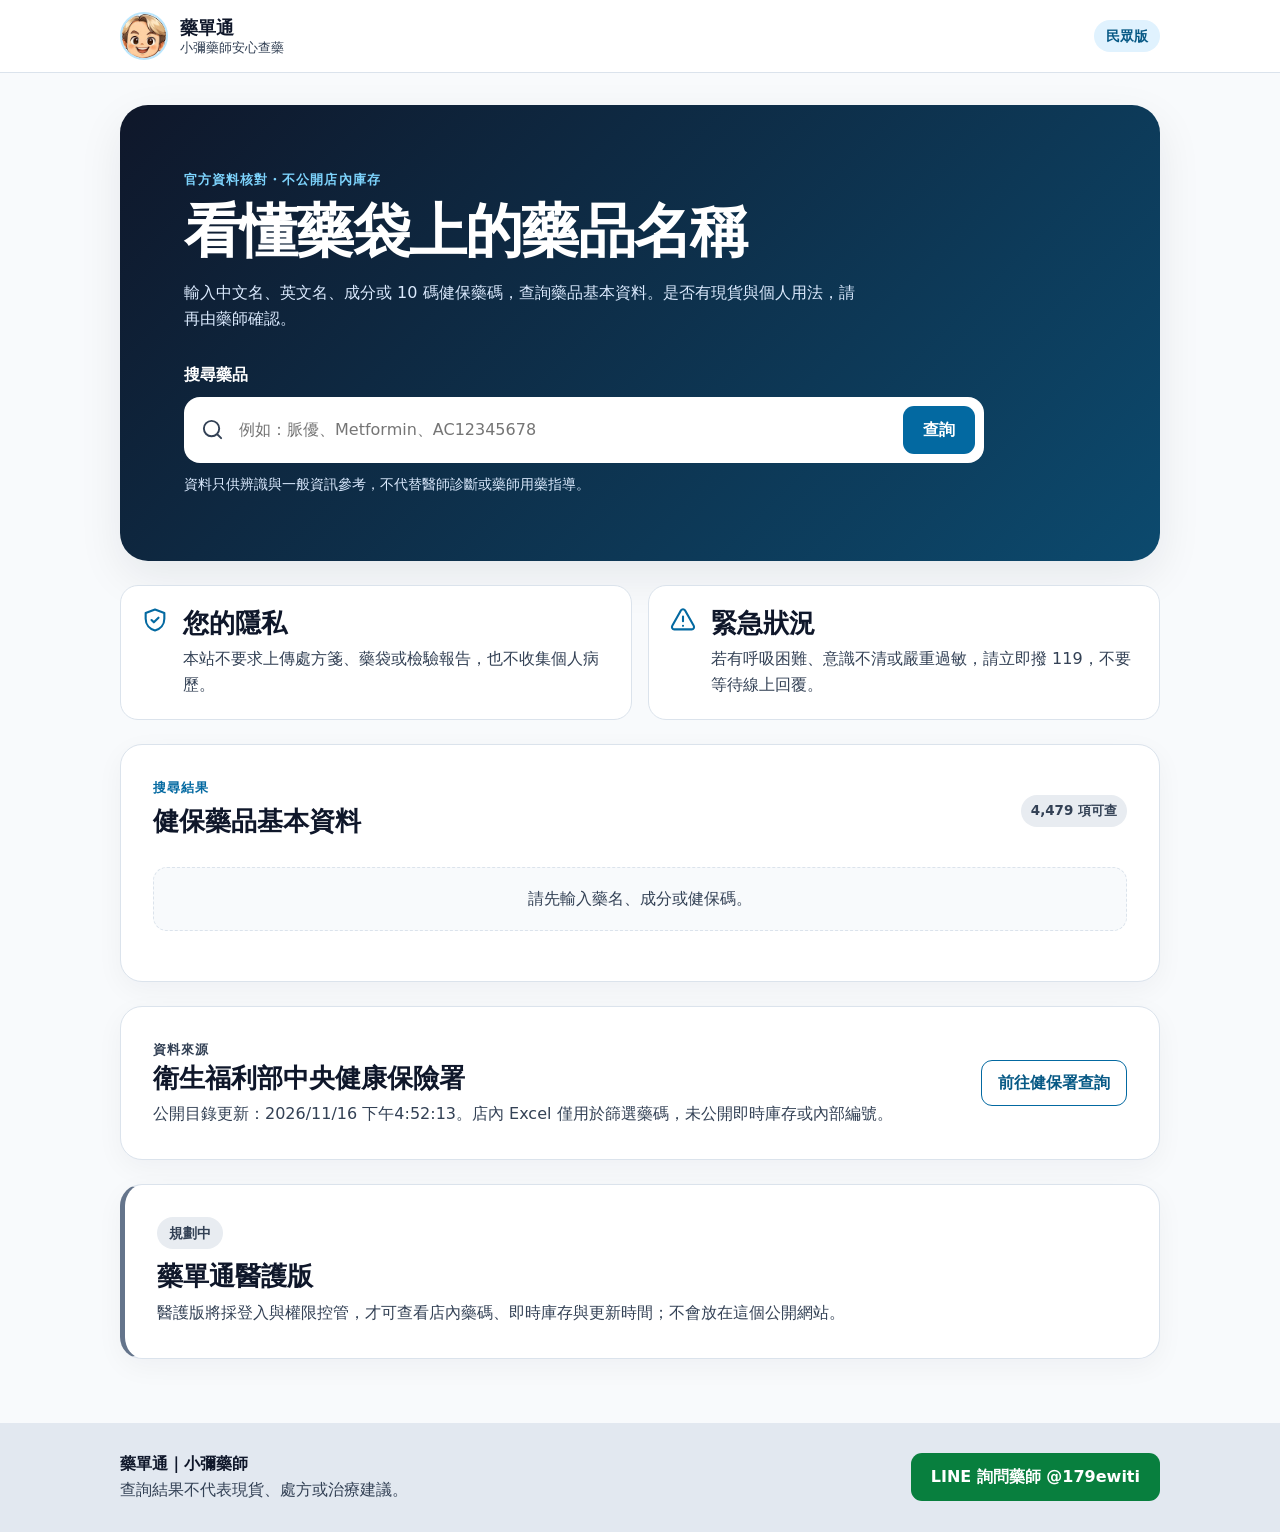
<file: index.html>
<!doctype html>
<html lang="zh-Hant-TW">
<head>
  <meta charset="utf-8">
  <meta name="viewport" content="width=device-width, initial-scale=1">
  <meta name="description" content="藥單通提供健保藥品名稱、成分、劑型與製造廠等公開資料查詢。">
  <meta name="referrer" content="no-referrer">
  <title>藥單通｜小彌藥師安心查藥</title>
  <link rel="stylesheet" href="styles.css">
  <script src="app.js" defer></script>
</head>
<body>
  <a class="skip-link" href="#main">跳到主要內容</a>
  <header class="site-header">
    <div class="header-inner">
      <a class="brand" href="./" aria-label="藥單通首頁">
        <img src="channels4_profile.jpg" alt="小彌藥師" width="48" height="48">
        <span><strong>藥單通</strong><small>小彌藥師安心查藥</small></span>
      </a>
      <span class="edition-badge">民眾版</span>
    </div>
  </header>

  <main id="main" class="page-shell">
    <section class="hero" aria-labelledby="hero-title">
      <div class="hero-copy">
        <p class="eyebrow">官方資料核對・不公開店內庫存</p>
        <h1 id="hero-title">看懂藥袋上的藥品名稱</h1>
        <p>輸入中文名、英文名、成分或 10 碼健保藥碼，查詢藥品基本資料。是否有現貨與個人用法，請再由藥師確認。</p>
      </div>
      <form id="search-form" class="search-panel" role="search">
        <label for="search-input">搜尋藥品</label>
        <div class="search-row">
          <svg aria-hidden="true" viewBox="0 0 24 24"><path d="m21 21-4.35-4.35m2.35-5.65a8 8 0 1 1-16 0 8 8 0 0 1 16 0Z"/></svg>
          <input id="search-input" name="q" type="search" autocomplete="off" enterkeyhint="search" placeholder="例如：脈優、Metformin、AC12345678">
          <button type="submit">查詢</button>
        </div>
        <p class="search-help">資料只供辨識與一般資訊參考，不代替醫師診斷或藥師用藥指導。</p>
      </form>
    </section>

    <section class="safety-grid" aria-label="使用提醒">
      <article>
        <svg aria-hidden="true" viewBox="0 0 24 24"><path d="M12 3 4 6v5c0 5 3.4 8.7 8 10 4.6-1.3 8-5 8-10V6l-8-3Z"/><path d="m9 12 2 2 4-4"/></svg>
        <div><h2>您的隱私</h2><p>本站不要求上傳處方箋、藥袋或檢驗報告，也不收集個人病歷。</p></div>
      </article>
      <article>
        <svg aria-hidden="true" viewBox="0 0 24 24"><path d="M12 9v4m0 4h.01M10.3 3.7 2.8 17a2 2 0 0 0 1.7 3h15a2 2 0 0 0 1.7-3L13.7 3.7a2 2 0 0 0-3.4 0Z"/></svg>
        <div><h2>緊急狀況</h2><p>若有呼吸困難、意識不清或嚴重過敏，請立即撥 119，不要等待線上回覆。</p></div>
      </article>
    </section>

    <section class="results-section" aria-labelledby="results-title">
      <div class="section-heading">
        <div><p class="eyebrow">搜尋結果</p><h2 id="results-title">健保藥品基本資料</h2></div>
        <span id="catalog-status" class="status-pill">資料載入中</span>
      </div>
      <div id="message" class="message" role="status" aria-live="polite">請先輸入藥名、成分或健保碼。</div>
      <div id="results" class="result-list" aria-live="polite"></div>
      <button id="show-more" class="secondary-button" type="button" hidden>顯示更多結果</button>
    </section>

    <section class="source-card" aria-labelledby="source-title">
      <div>
        <p class="eyebrow">資料來源</p>
        <h2 id="source-title">衛生福利部中央健康保險署</h2>
        <p id="source-meta">正在讀取資料更新時間。</p>
      </div>
      <a href="https://info.nhi.gov.tw/INAE3000" target="_blank" rel="noopener noreferrer">前往健保署查詢</a>
    </section>

    <section class="medical-card" aria-labelledby="medical-title">
      <div>
        <span class="edition-badge muted">規劃中</span>
        <h2 id="medical-title">藥單通醫護版</h2>
        <p>醫護版將採登入與權限控管，才可查看店內藥碼、即時庫存與更新時間；不會放在這個公開網站。</p>
      </div>
    </section>
  </main>

  <footer>
    <div><strong>藥單通｜小彌藥師</strong><p>查詢結果不代表現貨、處方或治療建議。</p></div>
    <a class="line-button" href="https://line.me/R/ti/p/%40179ewiti" target="_blank" rel="noopener noreferrer">LINE 詢問藥師 @179ewiti</a>
  </footer>
</body>
</html>
</file>
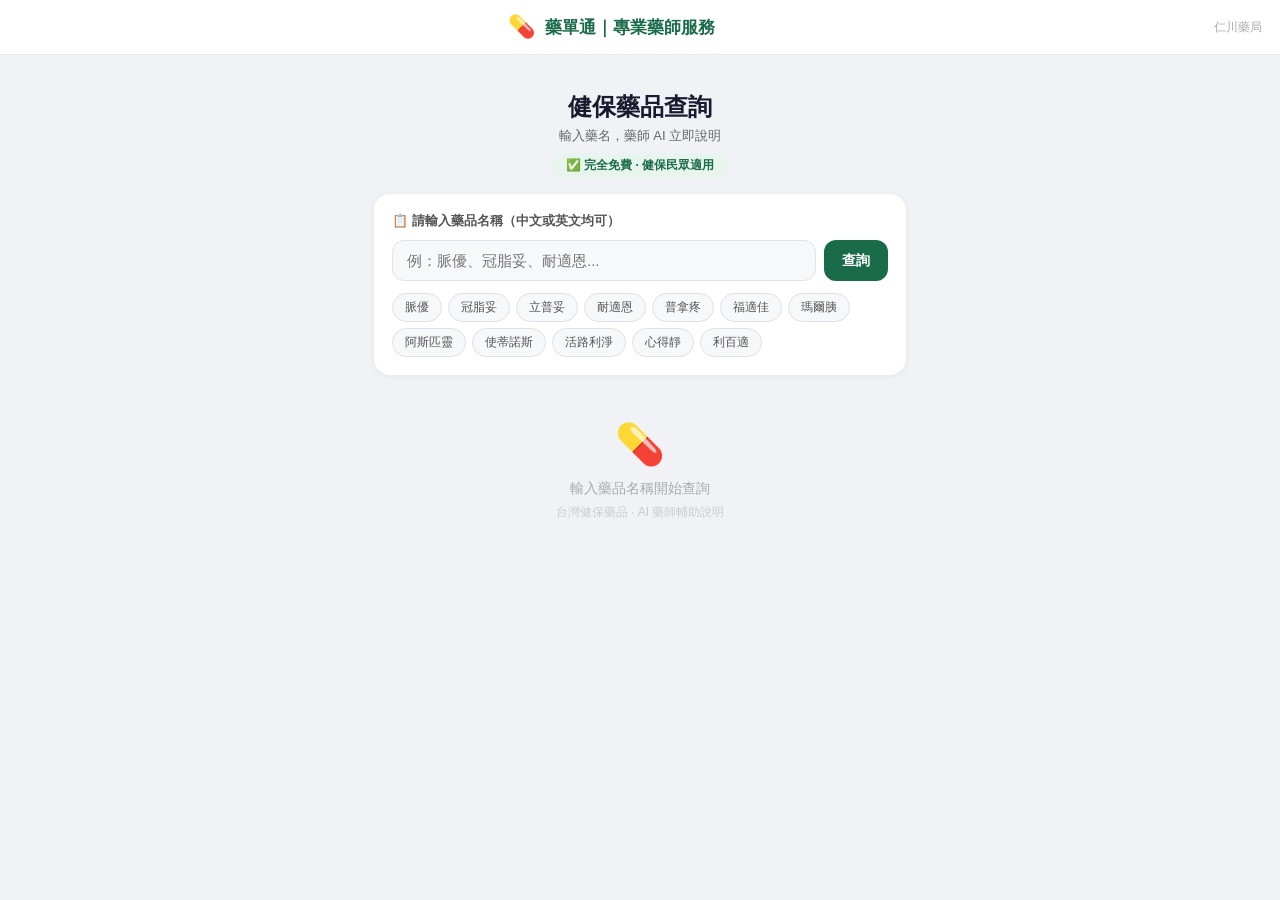
<file: index (1).html>
<!DOCTYPE html>
<html lang="zh-TW">
<head>
<meta charset="UTF-8">
<meta name="viewport" content="width=device-width, initial-scale=1.0">
<title>藥單通｜仁川藥局專業藥師服務</title>
<style>
*{box-sizing:border-box;margin:0;padding:0;}
body{font-family:-apple-system,BlinkMacSystemFont,"Noto Sans TC","Microsoft JhengHei",sans-serif;background:#f0f2f5;color:#1a1a2e;min-height:100vh;}
header{background:#fff;padding:14px 18px;display:flex;align-items:center;gap:10px;border-bottom:1px solid #e8eaed;position:sticky;top:0;z-index:10;}
header h1{font-size:17px;font-weight:700;color:#1a6b4a;}
header span{font-size:12px;color:#aaa;margin-left:auto;}
.container{max-width:560px;margin:0 auto;padding:16px 14px 80px;}
.hero{text-align:center;padding:20px 0 16px;}
.hero h2{font-size:24px;font-weight:700;margin-bottom:4px;}
.hero p{font-size:13px;color:#666;}
.badge{display:inline-block;background:#e8f5ee;color:#1a6b4a;font-size:12px;padding:4px 14px;border-radius:20px;margin-top:8px;font-weight:600;}
.search-card{background:#fff;border-radius:16px;padding:18px;margin-bottom:14px;box-shadow:0 1px 6px rgba(0,0,0,0.06);}
.search-card label{font-size:13px;color:#555;display:block;margin-bottom:10px;font-weight:600;}
.search-row{display:flex;gap:8px;}
.search-row input{flex:1;font-size:15px;padding:11px 14px;border:1.5px solid #e0e3e8;border-radius:12px;background:#f7f8fa;color:#1a1a2e;outline:none;}
.search-row input:focus{border-color:#1a6b4a;background:#fff;}
.search-row button{padding:11px 18px;background:#1a6b4a;color:#fff;border:none;border-radius:12px;font-size:14px;cursor:pointer;font-weight:700;white-space:nowrap;}
.quick-tags{display:flex;flex-wrap:wrap;gap:6px;margin-top:12px;}
.tag{font-size:12px;padding:5px 12px;border:1px solid #dde1e7;border-radius:20px;cursor:pointer;color:#555;background:#f7f8fa;}
.tag:hover{border-color:#1a6b4a;color:#1a6b4a;background:#e8f5ee;}
.drug-hero{background:linear-gradient(135deg,#1e7fe0,#1558a8);border-radius:16px;padding:22px 18px 18px;margin-bottom:12px;color:#fff;}
.drug-hero .pill-icon{font-size:36px;margin-bottom:10px;display:block;}
.drug-hero h3{font-size:24px;font-weight:800;line-height:1.3;margin-bottom:4px;}
.drug-hero .en{font-size:13px;opacity:0.85;}
.section-card{background:#fff;border-radius:16px;padding:18px;margin-bottom:12px;box-shadow:0 1px 6px rgba(0,0,0,0.05);}
.section-label{font-size:13px;font-weight:700;color:#1a6b4a;margin-bottom:10px;}
.section-content{font-size:15px;color:#222;line-height:1.8;}
.dose-box{background:#e8f5ee;border-radius:12px;padding:14px 16px;display:flex;align-items:center;gap:12px;margin-top:8px;}
.dose-box .text{font-size:16px;font-weight:700;color:#1a6b4a;}
.red-header{background:#c0392b;border-radius:16px 16px 0 0;padding:14px 18px;}
.red-header span{font-size:16px;font-weight:700;color:#fff;}
.red-body{background:#fff;border-radius:0 0 16px 16px;padding:16px 18px;margin-bottom:12px;box-shadow:0 1px 6px rgba(0,0,0,0.05);}
.red-item{display:flex;align-items:flex-start;gap:10px;padding:10px 0;border-bottom:1px solid #f0f1f3;font-size:14px;line-height:1.6;color:#333;}
.red-item:last-child{border-bottom:none;}
.emergency-header{background:#8b0000;border-radius:16px 16px 0 0;padding:14px 18px;}
.emergency-header span{font-size:16px;font-weight:700;color:#fff;}
.emergency-body{background:#fff4f4;border-radius:0 0 16px 16px;padding:16px 18px;margin-bottom:12px;}
.emergency-item{display:flex;align-items:flex-start;gap:10px;padding:10px 0;border-bottom:1px solid #fdd;font-size:14px;line-height:1.6;color:#7a0000;}
.emergency-item:last-child{border-bottom:none;}
.orange-header{background:#e67e22;border-radius:16px 16px 0 0;padding:14px 18px;}
.orange-header span{font-size:16px;font-weight:700;color:#fff;}
.orange-body{background:#fff;border-radius:0 0 16px 16px;padding:16px 18px;margin-bottom:12px;}
.side-item{display:flex;align-items:flex-start;gap:8px;padding:6px 0;font-size:14px;line-height:1.6;color:#444;}
.tips-card{background:#dbeeff;border-radius:16px;padding:18px;margin-bottom:12px;}
.tips-title{font-size:15px;font-weight:700;color:#0d47a1;margin-bottom:12px;}
.tip-item{display:flex;align-items:flex-start;gap:10px;padding:6px 0;font-size:14px;line-height:1.6;color:#1a2a4a;}
.supp-card{background:linear-gradient(135deg,#2c2060,#1a1040);border-radius:16px;padding:18px;margin-bottom:12px;}
.supp-title{display:flex;align-items:center;gap:10px;margin-bottom:4px;}
.supp-title span{font-size:16px;font-weight:700;color:#fff;}
.supp-sub{font-size:12px;color:#aaa;margin-bottom:14px;}
.supp-item{background:rgba(255,255,255,0.08);border-radius:12px;padding:14px;margin-bottom:10px;display:flex;align-items:center;gap:12px;}
.supp-item .s-icon{font-size:28px;}
.supp-item .s-info{flex:1;}
.supp-item .s-name{font-size:15px;font-weight:700;color:#fff;display:flex;align-items:center;gap:8px;}
.supp-item .s-desc{font-size:12px;color:#aaa;margin-top:3px;}
.discount-badge{background:#e67e22;color:#fff;font-size:11px;padding:2px 8px;border-radius:10px;font-weight:700;}
.line-btn{background:#06c755;border:none;border-radius:12px;padding:14px;width:100%;font-size:15px;font-weight:700;color:#fff;cursor:pointer;display:flex;align-items:center;justify-content:center;gap:8px;margin-top:4px;}
.contact-card{background:#0d47a1;border-radius:16px;padding:20px 18px;margin-bottom:12px;text-align:center;}
.contact-card p{font-size:13px;color:#90caf9;margin-bottom:6px;}
.contact-card .line-id{font-size:20px;font-weight:800;color:#fff;}
.line-big-btn{background:#06c755;border:none;border-radius:14px;padding:16px;width:100%;font-size:16px;font-weight:700;color:#fff;cursor:pointer;display:flex;align-items:center;justify-content:center;gap:10px;margin-top:14px;}
.again-btn{background:#fff;border:2px solid #e0e3e8;border-radius:14px;padding:16px;width:100%;font-size:15px;font-weight:600;color:#555;cursor:pointer;display:flex;align-items:center;justify-content:center;gap:8px;margin-bottom:12px;}
.empty-state{text-align:center;padding:32px 0;color:#aaa;font-size:14px;}
.empty-state .icon{font-size:40px;display:block;margin-bottom:12px;}
.loading{text-align:center;padding:28px 0;color:#888;font-size:14px;}
@media(max-width:480px){.search-row{flex-direction:column;}.drug-hero h3{font-size:20px;}}
</style>
</head>
<body>
<header>
  <span style="font-size:22px;">💊</span>
  <h1>藥單通｜專業藥師服務</h1>
  <span>仁川藥局</span>
</header>
<div class="container">
  <div class="hero">
    <h2>健保藥品查詢</h2>
    <p>輸入藥名，藥師 AI 立即說明</p>
    <span class="badge">✅ 完全免費 · 健保民眾適用</span>
  </div>
  <div class="search-card">
    <label>📋 請輸入藥品名稱（中文或英文均可）</label>
    <div class="search-row">
      <input type="text" id="drugInput" placeholder="例：脈優、冠脂妥、耐適恩..." />
      <button onclick="searchDrug()">查詢</button>
    </div>
    <div class="quick-tags">
      <span class="tag" onclick="qs('脈優')">脈優</span>
      <span class="tag" onclick="qs('冠脂妥')">冠脂妥</span>
      <span class="tag" onclick="qs('立普妥')">立普妥</span>
      <span class="tag" onclick="qs('耐適恩')">耐適恩</span>
      <span class="tag" onclick="qs('普拿疼')">普拿疼</span>
      <span class="tag" onclick="qs('福適佳')">福適佳</span>
      <span class="tag" onclick="qs('瑪爾胰')">瑪爾胰</span>
      <span class="tag" onclick="qs('阿斯匹靈')">阿斯匹靈</span>
      <span class="tag" onclick="qs('使蒂諾斯')">使蒂諾斯</span>
      <span class="tag" onclick="qs('活路利淨')">活路利淨</span>
      <span class="tag" onclick="qs('心得靜')">心得靜</span>
      <span class="tag" onclick="qs('利百適')">利百適</span>
    </div>
  </div>
  <div id="resultBox">
    <div class="empty-state">
      <span class="icon">💊</span>
      輸入藥品名稱開始查詢<br>
      <span style="font-size:12px;color:#ccc;margin-top:6px;display:block;">台灣健保藥品 · AI 藥師輔助說明</span>
    </div>
  </div>
</div>

<script>
const GEMINI_KEY = 'AIzaSyAQ.Ab8RN6IsOxEsPyL-szyYe5qE4Ndd6Tcz1qq9j3iEYUoE7KTItQ';

function qs(name){document.getElementById('drugInput').value=name;searchDrug();}

async function searchDrug(){
  const name=document.getElementById('drugInput').value.trim();
  if(!name)return;
  const box=document.getElementById('resultBox');
  box.innerHTML=`<div class="loading">⏳ 正在查詢「${name}」的藥品資訊...</div>`;
  try{
    const prompt=`你是台灣仁川藥局的專業藥師AI助理，提供健保藥品資訊給一般民眾，使用繁體中文，語氣親切易懂。
只回傳JSON，不加任何markdown符號或說明文字：
{"found":true,"name":"藥品中文名（品牌名）","englishName":"英文名 / 學名","icon":"一個最代表此藥的emoji","category":"藥品分類","what":"這是什麼藥？2-3句給一般民眾看","when":"什麼時候吃（飯前/飯後/睡前等）","dose":"每天幾次，每次幾顆","warnings":["注意事項1","注意事項2","注意事項3"],"emergency":["要馬上看醫生的症狀1","症狀2","症狀3"],"sideEffects":["副作用1","副作用2","副作用3"],"tips":["藥師小叮嚀1","小叮嚀2","小叮嚀3"],"interactions":["交互作用1","交互作用2"],"supplements":[{"icon":"💊","name":"保健品名稱","reason":"為什麼這個藥的病人需要此保健品1句"},{"icon":"🐟","name":"另一個保健品","reason":"理由"}]}
找不到時：{"found":false}
請提供「${name}」的完整藥品資訊`;

    const res=await fetch(`https://generativelanguage.googleapis.com/v1beta/models/gemini-2.0-flash:generateContent?key=${GEMINI_KEY}`,{
      method:'POST',
      headers:{'Content-Type':'application/json'},
      body:JSON.stringify({contents:[{parts:[{text:prompt}]}]})
    });
    const data=await res.json();
    const text=data.candidates[0].content.parts[0].text;
    const clean=text.replace(/```json|```/g,'').trim();
    const d=JSON.parse(clean);
    if(!d.found){
      box.innerHTML=`<div class="empty-state"><span class="icon">🔍</span>找不到「${name}」<br><span style="font-size:12px;color:#ccc;">請確認藥品名稱，或直接聯繫仁川藥局藥師</span></div>`;
      return;
    }
    renderResult(d);
  }catch(e){
    box.innerHTML=`<div class="empty-state"><span class="icon">📡</span>查詢失敗，請稍後再試<br><span style="font-size:12px;color:#ccc;">${e.message}</span></div>`;
  }
}

function renderResult(d){
  const warnings=(d.warnings||[]).map(w=>`<div class="red-item">⚠️ &nbsp;${w}</div>`).join('');
  const emergency=(d.emergency||[]).map(e=>`<div class="emergency-item">🚨 &nbsp;${e}</div>`).join('');
  const sides=(d.sideEffects||[]).map(s=>`<div class="side-item">🔸 ${s}</div>`).join('');
  const tips=(d.tips||[]).map(t=>`<div class="tip-item">💡 &nbsp;${t}</div>`).join('');
  const interactions=(d.interactions||[]).map(i=>`<div class="red-item">🚫 &nbsp;${i}</div>`).join('');
  const supps=(d.supplements||[]).map(s=>`<div class="supp-item"><span class="s-icon">${s.icon}</span><div class="s-info"><div class="s-name">${s.name} <span class="discount-badge">首次75折</span></div><div class="s-desc">${s.reason}</div></div></div>`).join('');

  document.getElementById('resultBox').innerHTML=`
    <div class="drug-hero">
      <span class="pill-icon">${d.icon||'💊'}</span>
      <h3>${d.name}</h3>
      <div class="en">${d.englishName||''}</div>
    </div>
    <div class="section-card">
      <div class="section-label">這是什麼藥？</div>
      <div class="section-content">${d.what||''}</div>
      <div class="dose-box" style="margin-top:14px;"><span style="font-size:22px;">⏰</span><span class="text">${d.when||''}</span></div>
      <div style="font-size:18px;font-weight:800;color:#1a6b4a;margin-top:12px;">${d.dose||''}</div>
    </div>
    ${warnings?`<div><div class="red-header"><span>🚫 重要注意事項</span></div><div class="red-body">${warnings}</div></div>`:''}
    ${emergency?`<div><div class="emergency-header"><span>🚨 出現這些要馬上看醫生！</span></div><div class="emergency-body">${emergency}</div></div>`:''}
    ${sides?`<div><div class="orange-header"><span>⚡ 可能的副作用</span></div><div class="orange-body">${sides}</div></div>`:''}
    ${interactions?`<div><div class="red-header"><span>💊 注意交互作用</span></div><div class="red-body">${interactions}</div></div>`:''}
    ${tips?`<div class="tips-card"><div class="tips-title">💙 藥師小叮嚀</div>${tips}</div>`:''}
    ${supps?`<div class="supp-card"><div class="supp-title"><span>🌿</span><span>藥師推薦保健品</span></div><div class="supp-sub">根據您的用藥，藥師建議搭配以下保健品</div>${supps}<button class="line-btn" onclick="openLine()">💬 聯繫藥師了解詳情</button></div>`:''}
    <div class="contact-card">
      <p>有任何問題歡迎詢問專業藥師</p>
      <div class="line-id">💬 仁川藥局 @179ewiti</div>
      <button class="line-big-btn" onclick="openLine()">立即聯繫藥師</button>
    </div>
    <button class="again-btn" onclick="resetSearch()">📷 再查詢另一個藥品</button>`;
}

function openLine(){window.open('https://line.me/ti/p/@179ewiti','_blank');}
function resetSearch(){
  document.getElementById('drugInput').value='';
  document.getElementById('resultBox').innerHTML=`<div class="empty-state"><span class="icon">💊</span>輸入藥品名稱開始查詢</div>`;
  document.getElementById('drugInput').focus();
}
document.getElementById('drugInput').addEventListener('keydown',e=>{if(e.key==='Enter')searchDrug();});
</script>
</body>
</html>
</file>
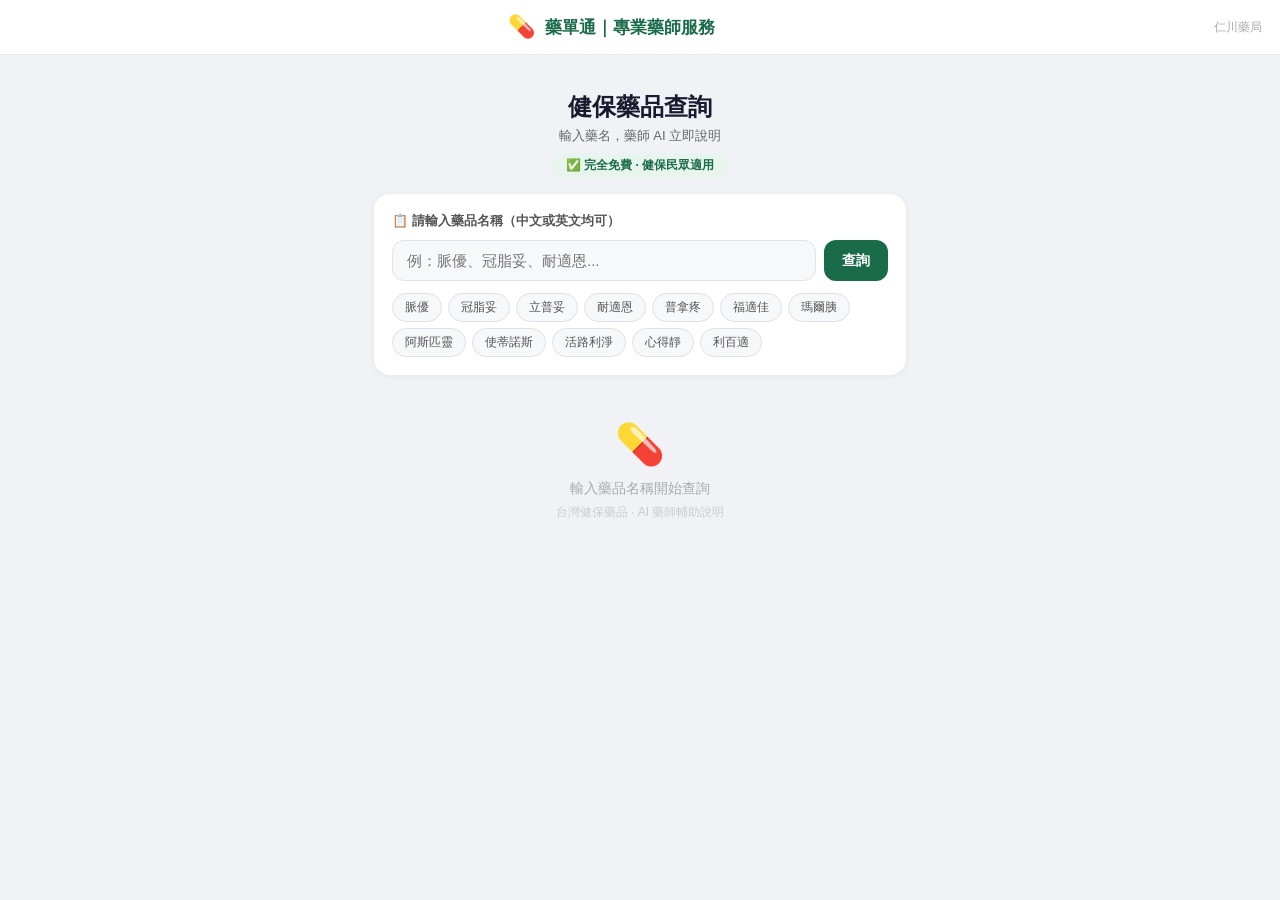
<file: index (2).html>
<!DOCTYPE html>
<html lang="zh-TW">
<head>
<meta charset="UTF-8">
<meta name="viewport" content="width=device-width, initial-scale=1.0">
<title>藥單通｜仁川藥局專業藥師服務</title>
<style>
*{box-sizing:border-box;margin:0;padding:0;}
body{font-family:-apple-system,BlinkMacSystemFont,"Noto Sans TC","Microsoft JhengHei",sans-serif;background:#f0f2f5;color:#1a1a2e;min-height:100vh;}
header{background:#fff;padding:14px 18px;display:flex;align-items:center;gap:10px;border-bottom:1px solid #e8eaed;position:sticky;top:0;z-index:10;}
header h1{font-size:17px;font-weight:700;color:#1a6b4a;}
header span{font-size:12px;color:#aaa;margin-left:auto;}
.container{max-width:560px;margin:0 auto;padding:16px 14px 80px;}
.hero{text-align:center;padding:20px 0 16px;}
.hero h2{font-size:24px;font-weight:700;margin-bottom:4px;}
.hero p{font-size:13px;color:#666;}
.badge{display:inline-block;background:#e8f5ee;color:#1a6b4a;font-size:12px;padding:4px 14px;border-radius:20px;margin-top:8px;font-weight:600;}
.search-card{background:#fff;border-radius:16px;padding:18px;margin-bottom:14px;box-shadow:0 1px 6px rgba(0,0,0,0.06);}
.search-card label{font-size:13px;color:#555;display:block;margin-bottom:10px;font-weight:600;}
.search-row{display:flex;gap:8px;}
.search-row input{flex:1;font-size:15px;padding:11px 14px;border:1.5px solid #e0e3e8;border-radius:12px;background:#f7f8fa;color:#1a1a2e;outline:none;}
.search-row input:focus{border-color:#1a6b4a;background:#fff;}
.search-row button{padding:11px 18px;background:#1a6b4a;color:#fff;border:none;border-radius:12px;font-size:14px;cursor:pointer;font-weight:700;white-space:nowrap;}
.quick-tags{display:flex;flex-wrap:wrap;gap:6px;margin-top:12px;}
.tag{font-size:12px;padding:5px 12px;border:1px solid #dde1e7;border-radius:20px;cursor:pointer;color:#555;background:#f7f8fa;}
.tag:hover{border-color:#1a6b4a;color:#1a6b4a;background:#e8f5ee;}
.drug-hero{background:linear-gradient(135deg,#1e7fe0,#1558a8);border-radius:16px;padding:22px 18px 18px;margin-bottom:12px;color:#fff;}
.drug-hero .pill-icon{font-size:36px;margin-bottom:10px;display:block;}
.drug-hero h3{font-size:24px;font-weight:800;line-height:1.3;margin-bottom:4px;}
.drug-hero .en{font-size:13px;opacity:0.85;}
.section-card{background:#fff;border-radius:16px;padding:18px;margin-bottom:12px;box-shadow:0 1px 6px rgba(0,0,0,0.05);}
.section-label{font-size:13px;font-weight:700;color:#1a6b4a;margin-bottom:10px;}
.section-content{font-size:15px;color:#222;line-height:1.8;}
.dose-box{background:#e8f5ee;border-radius:12px;padding:14px 16px;display:flex;align-items:center;gap:12px;margin-top:8px;}
.dose-box .text{font-size:16px;font-weight:700;color:#1a6b4a;}
.red-header{background:#c0392b;border-radius:16px 16px 0 0;padding:14px 18px;}
.red-header span{font-size:16px;font-weight:700;color:#fff;}
.red-body{background:#fff;border-radius:0 0 16px 16px;padding:16px 18px;margin-bottom:12px;box-shadow:0 1px 6px rgba(0,0,0,0.05);}
.red-item{display:flex;align-items:flex-start;gap:10px;padding:10px 0;border-bottom:1px solid #f0f1f3;font-size:14px;line-height:1.6;color:#333;}
.red-item:last-child{border-bottom:none;}
.emergency-header{background:#8b0000;border-radius:16px 16px 0 0;padding:14px 18px;}
.emergency-header span{font-size:16px;font-weight:700;color:#fff;}
.emergency-body{background:#fff4f4;border-radius:0 0 16px 16px;padding:16px 18px;margin-bottom:12px;}
.emergency-item{display:flex;align-items:flex-start;gap:10px;padding:10px 0;border-bottom:1px solid #fdd;font-size:14px;line-height:1.6;color:#7a0000;}
.emergency-item:last-child{border-bottom:none;}
.orange-header{background:#e67e22;border-radius:16px 16px 0 0;padding:14px 18px;}
.orange-header span{font-size:16px;font-weight:700;color:#fff;}
.orange-body{background:#fff;border-radius:0 0 16px 16px;padding:16px 18px;margin-bottom:12px;}
.side-item{display:flex;align-items:flex-start;gap:8px;padding:6px 0;font-size:14px;line-height:1.6;color:#444;}
.tips-card{background:#dbeeff;border-radius:16px;padding:18px;margin-bottom:12px;}
.tips-title{font-size:15px;font-weight:700;color:#0d47a1;margin-bottom:12px;}
.tip-item{display:flex;align-items:flex-start;gap:10px;padding:6px 0;font-size:14px;line-height:1.6;color:#1a2a4a;}
.supp-card{background:linear-gradient(135deg,#2c2060,#1a1040);border-radius:16px;padding:18px;margin-bottom:12px;}
.supp-title{display:flex;align-items:center;gap:10px;margin-bottom:4px;}
.supp-title span{font-size:16px;font-weight:700;color:#fff;}
.supp-sub{font-size:12px;color:#aaa;margin-bottom:14px;}
.supp-item{background:rgba(255,255,255,0.08);border-radius:12px;padding:14px;margin-bottom:10px;display:flex;align-items:center;gap:12px;}
.supp-item .s-icon{font-size:28px;}
.supp-item .s-info{flex:1;}
.supp-item .s-name{font-size:15px;font-weight:700;color:#fff;display:flex;align-items:center;gap:8px;}
.supp-item .s-desc{font-size:12px;color:#aaa;margin-top:3px;}
.discount-badge{background:#e67e22;color:#fff;font-size:11px;padding:2px 8px;border-radius:10px;font-weight:700;}
.line-btn{background:#06c755;border:none;border-radius:12px;padding:14px;width:100%;font-size:15px;font-weight:700;color:#fff;cursor:pointer;display:flex;align-items:center;justify-content:center;gap:8px;margin-top:4px;}
.contact-card{background:#0d47a1;border-radius:16px;padding:20px 18px;margin-bottom:12px;text-align:center;}
.contact-card p{font-size:13px;color:#90caf9;margin-bottom:6px;}
.contact-card .line-id{font-size:20px;font-weight:800;color:#fff;}
.line-big-btn{background:#06c755;border:none;border-radius:14px;padding:16px;width:100%;font-size:16px;font-weight:700;color:#fff;cursor:pointer;display:flex;align-items:center;justify-content:center;gap:10px;margin-top:14px;}
.again-btn{background:#fff;border:2px solid #e0e3e8;border-radius:14px;padding:16px;width:100%;font-size:15px;font-weight:600;color:#555;cursor:pointer;display:flex;align-items:center;justify-content:center;gap:8px;margin-bottom:12px;}
.empty-state{text-align:center;padding:32px 0;color:#aaa;font-size:14px;}
.empty-state .icon{font-size:40px;display:block;margin-bottom:12px;}
.loading{text-align:center;padding:28px 0;color:#888;font-size:14px;}
@media(max-width:480px){.search-row{flex-direction:column;}.drug-hero h3{font-size:20px;}}
</style>
</head>
<body>
<header>
  <span style="font-size:22px;">💊</span>
  <h1>藥單通｜專業藥師服務</h1>
  <span>仁川藥局</span>
</header>
<div class="container">
  <div class="hero">
    <h2>健保藥品查詢</h2>
    <p>輸入藥名，藥師 AI 立即說明</p>
    <span class="badge">✅ 完全免費 · 健保民眾適用</span>
  </div>
  <div class="search-card">
    <label>📋 請輸入藥品名稱（中文或英文均可）</label>
    <div class="search-row">
      <input type="text" id="drugInput" placeholder="例：脈優、冠脂妥、耐適恩..." />
      <button onclick="searchDrug()">查詢</button>
    </div>
    <div class="quick-tags">
      <span class="tag" onclick="qs('脈優')">脈優</span>
      <span class="tag" onclick="qs('冠脂妥')">冠脂妥</span>
      <span class="tag" onclick="qs('立普妥')">立普妥</span>
      <span class="tag" onclick="qs('耐適恩')">耐適恩</span>
      <span class="tag" onclick="qs('普拿疼')">普拿疼</span>
      <span class="tag" onclick="qs('福適佳')">福適佳</span>
      <span class="tag" onclick="qs('瑪爾胰')">瑪爾胰</span>
      <span class="tag" onclick="qs('阿斯匹靈')">阿斯匹靈</span>
      <span class="tag" onclick="qs('使蒂諾斯')">使蒂諾斯</span>
      <span class="tag" onclick="qs('活路利淨')">活路利淨</span>
      <span class="tag" onclick="qs('心得靜')">心得靜</span>
      <span class="tag" onclick="qs('利百適')">利百適</span>
    </div>
  </div>
  <div id="resultBox">
    <div class="empty-state">
      <span class="icon">💊</span>
      輸入藥品名稱開始查詢<br>
      <span style="font-size:12px;color:#ccc;margin-top:6px;display:block;">台灣健保藥品 · AI 藥師輔助說明</span>
    </div>
  </div>
</div>

<script>
const GEMINI_KEY = 'AQ.Ab8RN6JDROc-95K33ReTkJGGiyWEyemm-dNJluqXEvlcZ-6p1w';

function qs(name){document.getElementById('drugInput').value=name;searchDrug();}

async function searchDrug(){
  const name=document.getElementById('drugInput').value.trim();
  if(!name)return;
  const box=document.getElementById('resultBox');
  box.innerHTML=`<div class="loading">⏳ 正在查詢「${name}」的藥品資訊...</div>`;
  try{
    const prompt=`你是台灣仁川藥局的專業藥師AI助理，提供健保藥品資訊給一般民眾，使用繁體中文，語氣親切易懂。
只回傳JSON，不加任何markdown符號或說明文字，直接從{開始：
{"found":true,"name":"藥品中文名","englishName":"英文名/學名","icon":"emoji","category":"分類","what":"這是什麼藥2-3句","when":"飯前/飯後/睡前","dose":"每天幾次每次幾顆","warnings":["注意1","注意2","注意3"],"emergency":["急症1","急症2","急症3"],"sideEffects":["副作用1","副作用2","副作用3"],"tips":["叮嚀1","叮嚀2","叮嚀3"],"interactions":["交互1","交互2"],"supplements":[{"icon":"💊","name":"保健品","reason":"原因1句"},{"icon":"🐟","name":"保健品2","reason":"原因"}]}
找不到回傳：{"found":false}
請提供「${name}」的完整藥品資訊`;

    const res = await fetch('https://generativelanguage.googleapis.com/v1beta/models/gemini-2.0-flash:generateContent', {
      method: 'POST',
      headers: {
        'Content-Type': 'application/json',
        'x-goog-api-key': GEMINI_KEY
      },
      body: JSON.stringify({
        contents: [{ parts: [{ text: prompt }] }],
        generationConfig: { temperature: 0.3 }
      })
    });

    const data = await res.json();
    if(data.error){
      box.innerHTML=`<div class="empty-state"><span class="icon">⚠️</span>API錯誤：${data.error.message}</div>`;
      return;
    }
    const text = data.candidates[0].content.parts[0].text;
    const match = text.match(/\{[\s\S]*\}/);
    if(!match) throw new Error('回傳格式錯誤');
    const d = JSON.parse(match[0]);

    if(!d.found){
      box.innerHTML=`<div class="empty-state"><span class="icon">🔍</span>找不到「${name}」<br><span style="font-size:12px;color:#ccc;">請確認藥品名稱，或聯繫仁川藥局藥師</span></div>`;
      return;
    }
    renderResult(d);
  }catch(e){
    box.innerHTML=`<div class="empty-state"><span class="icon">📡</span>查詢失敗，請稍後再試<br><span style="font-size:12px;color:#ccc;">${e.message}</span></div>`;
  }
}

function renderResult(d){
  const warnings=(d.warnings||[]).map(w=>`<div class="red-item">⚠️ &nbsp;${w}</div>`).join('');
  const emergency=(d.emergency||[]).map(e=>`<div class="emergency-item">🚨 &nbsp;${e}</div>`).join('');
  const sides=(d.sideEffects||[]).map(s=>`<div class="side-item">🔸 ${s}</div>`).join('');
  const tips=(d.tips||[]).map(t=>`<div class="tip-item">💡 &nbsp;${t}</div>`).join('');
  const interactions=(d.interactions||[]).map(i=>`<div class="red-item">🚫 &nbsp;${i}</div>`).join('');
  const supps=(d.supplements||[]).map(s=>`<div class="supp-item"><span class="s-icon">${s.icon}</span><div class="s-info"><div class="s-name">${s.name} <span class="discount-badge">首次75折</span></div><div class="s-desc">${s.reason}</div></div></div>`).join('');

  document.getElementById('resultBox').innerHTML=`
    <div class="drug-hero">
      <span class="pill-icon">${d.icon||'💊'}</span>
      <h3>${d.name}</h3>
      <div class="en">${d.englishName||''}</div>
    </div>
    <div class="section-card">
      <div class="section-label">這是什麼藥？</div>
      <div class="section-content">${d.what||''}</div>
      <div class="dose-box" style="margin-top:14px;"><span style="font-size:22px;">⏰</span><span class="text">${d.when||''}</span></div>
      <div style="font-size:18px;font-weight:800;color:#1a6b4a;margin-top:12px;">${d.dose||''}</div>
    </div>
    ${warnings?`<div><div class="red-header"><span>🚫 重要注意事項</span></div><div class="red-body">${warnings}</div></div>`:''}
    ${emergency?`<div><div class="emergency-header"><span>🚨 出現這些要馬上看醫生！</span></div><div class="emergency-body">${emergency}</div></div>`:''}
    ${sides?`<div><div class="orange-header"><span>⚡ 可能的副作用</span></div><div class="orange-body">${sides}</div></div>`:''}
    ${interactions?`<div><div class="red-header"><span>💊 注意交互作用</span></div><div class="red-body">${interactions}</div></div>`:''}
    ${tips?`<div class="tips-card"><div class="tips-title">💙 藥師小叮嚀</div>${tips}</div>`:''}
    ${supps?`<div class="supp-card"><div class="supp-title"><span>🌿</span><span>藥師推薦保健品</span></div><div class="supp-sub">根據您的用藥，藥師建議搭配以下保健品</div>${supps}<button class="line-btn" onclick="openLine()">💬 聯繫藥師了解詳情</button></div>`:''}
    <div class="contact-card">
      <p>有任何問題歡迎詢問專業藥師</p>
      <div class="line-id">💬 仁川藥局 @179ewiti</div>
      <button class="line-big-btn" onclick="openLine()">立即聯繫藥師</button>
    </div>
    <button class="again-btn" onclick="resetSearch()">📷 再查詢另一個藥品</button>`;
}

function openLine(){window.open('https://line.me/ti/p/@179ewiti','_blank');}
function resetSearch(){
  document.getElementById('drugInput').value='';
  document.getElementById('resultBox').innerHTML=`<div class="empty-state"><span class="icon">💊</span>輸入藥品名稱開始查詢</div>`;
  document.getElementById('drugInput').focus();
}
document.getElementById('drugInput').addEventListener('keydown',e=>{if(e.key==='Enter')searchDrug();});
</script>
</body>
</html>
</file>
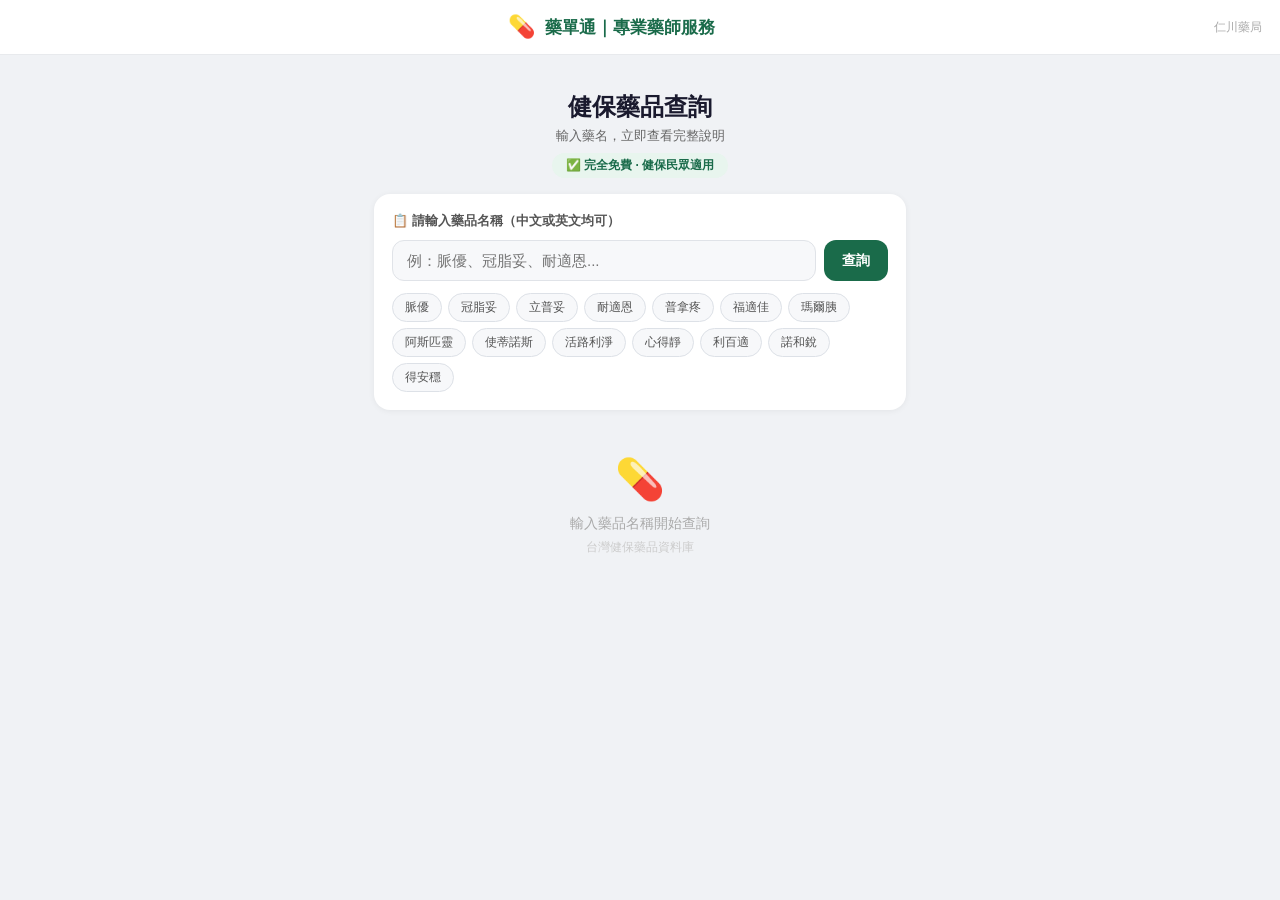
<file: index (3).html>
<!DOCTYPE html>
<html lang="zh-TW">
<head>
<meta charset="UTF-8">
<meta name="viewport" content="width=device-width, initial-scale=1.0">
<title>藥單通｜仁川藥局專業藥師服務</title>
<style>
*{box-sizing:border-box;margin:0;padding:0;}
body{font-family:-apple-system,BlinkMacSystemFont,"Noto Sans TC","Microsoft JhengHei",sans-serif;background:#f0f2f5;color:#1a1a2e;min-height:100vh;}
header{background:#fff;padding:14px 18px;display:flex;align-items:center;gap:10px;border-bottom:1px solid #e8eaed;position:sticky;top:0;z-index:10;}
header h1{font-size:17px;font-weight:700;color:#1a6b4a;}
header span{font-size:12px;color:#aaa;margin-left:auto;}
.container{max-width:560px;margin:0 auto;padding:16px 14px 80px;}
.hero{text-align:center;padding:20px 0 16px;}
.hero h2{font-size:24px;font-weight:700;margin-bottom:4px;}
.hero p{font-size:13px;color:#666;}
.badge{display:inline-block;background:#e8f5ee;color:#1a6b4a;font-size:12px;padding:4px 14px;border-radius:20px;margin-top:8px;font-weight:600;}
.search-card{background:#fff;border-radius:16px;padding:18px;margin-bottom:14px;box-shadow:0 1px 6px rgba(0,0,0,0.06);}
.search-card label{font-size:13px;color:#555;display:block;margin-bottom:10px;font-weight:600;}
.search-row{display:flex;gap:8px;}
.search-row input{flex:1;font-size:15px;padding:11px 14px;border:1.5px solid #e0e3e8;border-radius:12px;background:#f7f8fa;color:#1a1a2e;outline:none;}
.search-row input:focus{border-color:#1a6b4a;background:#fff;}
.search-row button{padding:11px 18px;background:#1a6b4a;color:#fff;border:none;border-radius:12px;font-size:14px;cursor:pointer;font-weight:700;white-space:nowrap;}
.quick-tags{display:flex;flex-wrap:wrap;gap:6px;margin-top:12px;}
.tag{font-size:12px;padding:5px 12px;border:1px solid #dde1e7;border-radius:20px;cursor:pointer;color:#555;background:#f7f8fa;}
.tag:hover{border-color:#1a6b4a;color:#1a6b4a;background:#e8f5ee;}
.drug-hero{background:linear-gradient(135deg,#1e7fe0,#1558a8);border-radius:16px;padding:22px 18px 18px;margin-bottom:12px;color:#fff;}
.drug-hero .pill-icon{font-size:36px;margin-bottom:10px;display:block;}
.drug-hero h3{font-size:22px;font-weight:800;line-height:1.3;margin-bottom:4px;}
.drug-hero .en{font-size:13px;opacity:0.85;}
.drug-hero .cat{display:inline-block;background:rgba(255,255,255,0.2);font-size:12px;padding:3px 10px;border-radius:20px;margin-top:6px;}
.section-card{background:#fff;border-radius:16px;padding:18px;margin-bottom:12px;box-shadow:0 1px 6px rgba(0,0,0,0.05);}
.section-label{font-size:13px;font-weight:700;color:#1a6b4a;margin-bottom:10px;}
.section-content{font-size:15px;color:#222;line-height:1.8;}
.dose-box{background:#e8f5ee;border-radius:12px;padding:12px 16px;display:flex;align-items:center;gap:12px;margin-top:10px;}
.dose-box .text{font-size:15px;font-weight:700;color:#1a6b4a;}
.dose-count{font-size:18px;font-weight:800;color:#1a6b4a;margin-top:8px;}
.red-header{background:#c0392b;border-radius:16px 16px 0 0;padding:14px 18px;}
.red-header span{font-size:15px;font-weight:700;color:#fff;}
.red-body{background:#fff;border-radius:0 0 16px 16px;padding:16px 18px;margin-bottom:12px;box-shadow:0 1px 6px rgba(0,0,0,0.05);}
.red-item{display:flex;align-items:flex-start;gap:10px;padding:10px 0;border-bottom:1px solid #f0f1f3;font-size:14px;line-height:1.6;color:#333;}
.red-item:last-child{border-bottom:none;}
.emergency-header{background:#8b0000;border-radius:16px 16px 0 0;padding:14px 18px;}
.emergency-header span{font-size:15px;font-weight:700;color:#fff;}
.emergency-body{background:#fff4f4;border-radius:0 0 16px 16px;padding:16px 18px;margin-bottom:12px;}
.emergency-item{display:flex;align-items:flex-start;gap:10px;padding:10px 0;border-bottom:1px solid #fdd;font-size:14px;line-height:1.6;color:#7a0000;}
.emergency-item:last-child{border-bottom:none;}
.orange-header{background:#e67e22;border-radius:16px 16px 0 0;padding:14px 18px;}
.orange-header span{font-size:15px;font-weight:700;color:#fff;}
.orange-body{background:#fff;border-radius:0 0 16px 16px;padding:16px 18px;margin-bottom:12px;}
.side-item{display:flex;align-items:flex-start;gap:8px;padding:6px 0;font-size:14px;line-height:1.6;color:#444;}
.tips-card{background:#dbeeff;border-radius:16px;padding:18px;margin-bottom:12px;}
.tips-title{font-size:15px;font-weight:700;color:#0d47a1;margin-bottom:12px;}
.tip-item{display:flex;align-items:flex-start;gap:10px;padding:6px 0;font-size:14px;line-height:1.6;color:#1a2a4a;}
.supp-card{background:linear-gradient(135deg,#2c2060,#1a1040);border-radius:16px;padding:18px;margin-bottom:12px;}
.supp-title{font-size:16px;font-weight:700;color:#fff;margin-bottom:4px;}
.supp-sub{font-size:12px;color:#aaa;margin-bottom:14px;}
.supp-item{background:rgba(255,255,255,0.08);border-radius:12px;padding:14px;margin-bottom:10px;display:flex;align-items:center;gap:12px;}
.supp-item .s-icon{font-size:26px;}
.supp-item .s-info{flex:1;}
.supp-item .s-name{font-size:14px;font-weight:700;color:#fff;display:flex;align-items:center;gap:8px;}
.supp-item .s-desc{font-size:12px;color:#aaa;margin-top:3px;}
.discount-badge{background:#e67e22;color:#fff;font-size:11px;padding:2px 8px;border-radius:10px;font-weight:700;}
.line-btn{background:#06c755;border:none;border-radius:12px;padding:14px;width:100%;font-size:15px;font-weight:700;color:#fff;cursor:pointer;display:flex;align-items:center;justify-content:center;gap:8px;margin-top:4px;}
.contact-card{background:#0d47a1;border-radius:16px;padding:20px 18px;margin-bottom:12px;text-align:center;}
.contact-card p{font-size:13px;color:#90caf9;margin-bottom:6px;}
.contact-card .line-id{font-size:20px;font-weight:800;color:#fff;}
.line-big-btn{background:#06c755;border:none;border-radius:14px;padding:16px;width:100%;font-size:16px;font-weight:700;color:#fff;cursor:pointer;margin-top:14px;}
.again-btn{background:#fff;border:2px solid #e0e3e8;border-radius:14px;padding:16px;width:100%;font-size:15px;font-weight:600;color:#555;cursor:pointer;margin-bottom:12px;}
.empty-state{text-align:center;padding:32px 0;color:#aaa;font-size:14px;}
.empty-state .icon{font-size:40px;display:block;margin-bottom:12px;}
.not-found{background:#fff;border-radius:16px;padding:24px 18px;text-align:center;margin-bottom:12px;}
.not-found .icon{font-size:36px;display:block;margin-bottom:10px;}
.not-found h3{font-size:16px;font-weight:700;color:#333;margin-bottom:8px;}
.not-found p{font-size:13px;color:#888;line-height:1.6;}
</style>
</head>
<body>
<header>
  <span style="font-size:22px;">💊</span>
  <h1>藥單通｜專業藥師服務</h1>
  <span>仁川藥局</span>
</header>
<div class="container">
  <div class="hero">
    <h2>健保藥品查詢</h2>
    <p>輸入藥名，立即查看完整說明</p>
    <span class="badge">✅ 完全免費 · 健保民眾適用</span>
  </div>
  <div class="search-card">
    <label>📋 請輸入藥品名稱（中文或英文均可）</label>
    <div class="search-row">
      <input type="text" id="drugInput" placeholder="例：脈優、冠脂妥、耐適恩..." />
      <button onclick="searchDrug()">查詢</button>
    </div>
    <div class="quick-tags">
      <span class="tag" onclick="qs('脈優')">脈優</span>
      <span class="tag" onclick="qs('冠脂妥')">冠脂妥</span>
      <span class="tag" onclick="qs('立普妥')">立普妥</span>
      <span class="tag" onclick="qs('耐適恩')">耐適恩</span>
      <span class="tag" onclick="qs('普拿疼')">普拿疼</span>
      <span class="tag" onclick="qs('福適佳')">福適佳</span>
      <span class="tag" onclick="qs('瑪爾胰')">瑪爾胰</span>
      <span class="tag" onclick="qs('阿斯匹靈')">阿斯匹靈</span>
      <span class="tag" onclick="qs('使蒂諾斯')">使蒂諾斯</span>
      <span class="tag" onclick="qs('活路利淨')">活路利淨</span>
      <span class="tag" onclick="qs('心得靜')">心得靜</span>
      <span class="tag" onclick="qs('利百適')">利百適</span>
      <span class="tag" onclick="qs('諾和銳')">諾和銳</span>
      <span class="tag" onclick="qs('得安穩')">得安穩</span>
    </div>
  </div>
  <div id="resultBox">
    <div class="empty-state">
      <span class="icon">💊</span>
      輸入藥品名稱開始查詢<br>
      <span style="font-size:12px;color:#ccc;margin-top:6px;display:block;">台灣健保藥品資料庫</span>
    </div>
  </div>
</div>

<script>
const DB = {
  // 心臟/高血壓
  '脈優':{'name':'脈優（Norvasc）','en':'Amlodipine Besylate','icon':'❤️','cat':'鈣離子阻斷劑・降血壓藥','what':'這是一種降血壓藥，幫助放鬆血管、降低血壓，也可以預防心絞痛發作。血壓高的患者每天固定服用，可以減少中風和心臟病的風險。','when':'飯前或飯後均可','dose':'每天一次，每次1顆','warnings':['懷孕或哺乳中請告知醫師','不可突然自行停藥','服藥初期可能頭暈，起身要慢'],'emergency':['臉部、嘴唇、舌頭突然腫脹','嚴重頭痛或視力模糊','心跳突然很快或很慢'],'sideEffects':['腳踝水腫','臉部潮紅、發熱感','頭痛、頭暈'],'tips':['每天固定同一時間服藥效果最好','血壓計定期量測，記錄下來給醫師看','不可吃葡萄柚或喝葡萄柚汁'],'interactions':['葡萄柚汁會增強藥效，請避免','與其他降血壓藥合用需注意'],'supplements':[{'icon':'🐟','name':'魚油 Omega-3','reason':'幫助維護血管彈性，輔助心血管保健'},{'icon':'🌿','name':'輔酶Q10','reason':'維持心肌能量，改善血管功能'}]},
  'norvasc':{'alias':'脈優'},
  'amlodipine':{'alias':'脈優'},

  '心得靜':{'name':'心得靜（Inderal）','en':'Propranolol HCl','icon':'💓','cat':'乙型阻斷劑・心臟用藥','what':'這是心臟藥，幫助控制心跳速度、降低血壓，也用於預防偏頭痛和控制甲狀腺亢進症狀。','when':'飯前服用','dose':'依醫師處方，通常每天2-3次','warnings':['絕對不可突然停藥，會造成心跳急速反彈','氣喘患者請告知醫師','糖尿病患者可能掩蓋低血糖症狀'],'emergency':['突然心跳很慢（每分鐘低於50下）','嚴重氣喘發作','四肢冰冷且發紫'],'sideEffects':['疲倦、手腳冰冷','頭暈','男性可能影響性功能'],'tips':['每天固定時間服藥','量脈搏，若每分鐘低於60下請告知藥師','避免突然劇烈運動'],'interactions':['與降血壓藥合用需注意','不可與某些氣喘藥同用'],'supplements':[{'icon':'🌿','name':'輔酶Q10','reason':'支持心肌能量代謝，改善疲倦感'},{'icon':'🐟','name':'魚油 Omega-3','reason':'輔助心血管健康保護'}]},
  'inderal':{'alias':'心得靜'},
  'propranolol':{'alias':'心得靜'},

  'concor':{'alias':'心得靜'},
  '康肯':{'name':'康肯（Concor）','en':'Bisoprolol Fumarate','icon':'💓','cat':'乙型阻斷劑・心臟用藥','what':'這是心臟藥，幫助控制心跳速度、降低血壓，保護心臟。常用於心律不整、高血壓和心臟衰竭的治療。','when':'飯後服用','dose':'每天一次，每次依醫師處方','warnings':['不可突然自行停藥，非常危險','氣喘患者請先告知醫師','糖尿病患者注意低血糖症狀可能被掩蓋'],'emergency':['心跳突然很慢或很喘','嚴重頭暈快昏倒','手腳突然很冰冷又痛'],'sideEffects':['手腳末梢冰冷','容易疲勞、頭暈','頭痛'],'tips':['早上固定時間服藥','每天量脈搏，若低於60請告知藥師','不可自行減量或停藥'],'interactions':['與其他心臟藥合用需注意','避免與某些氣喘藥同用'],'supplements':[{'icon':'🌿','name':'輔酶Q10','reason':'維持心肌能量，改善疲倦感'},{'icon':'🐟','name':'魚油 Omega-3','reason':'降低三酸甘油酯，保護心血管'}]},
  'bisoprolol':{'alias':'康肯'},

  // 高血脂
  '冠脂妥':{'name':'冠脂妥（Crestor）','en':'Rosuvastatin','icon':'🩸','cat':'史他汀類・降血脂藥','what':'這是降膽固醇藥，幫助降低壞的膽固醇（LDL），預防心臟病和中風。每天晚上服用效果最好，因為膽固醇在夜間合成最旺盛。','when':'晚上睡前服用','dose':'每天一次，每次1顆','warnings':['懷孕或哺乳絕對不能吃','若出現不明原因肌肉痠痛請立即告知','不可自行停藥'],'emergency':['肌肉突然嚴重疼痛或無力','尿液變成深褐色（像可樂）','黃疸（皮膚或眼白變黃）'],'sideEffects':['肌肉痠痛','頭痛','腸胃不適'],'tips':['晚上固定時間服藥','定期回診抽血檢查肝功能和膽固醇','少吃油炸、高油脂食物配合效果更好'],'interactions':['葡萄柚汁會增強藥效，請避免','與某些抗生素合用需注意'],'supplements':[{'icon':'🌿','name':'輔酶Q10','reason':'史他汀類藥物可能降低Q10，補充有助於維持肌肉功能'},{'icon':'🐟','name':'魚油 Omega-3','reason':'進一步降低三酸甘油酯，全面保護心血管'}]},
  'crestor':{'alias':'冠脂妥'},
  'rosuvastatin':{'alias':'冠脂妥'},

  '立普妥':{'name':'立普妥（Lipitor）','en':'Atorvastatin','icon':'🩸','cat':'史他汀類・降血脂藥','what':'這是最常用的降膽固醇藥之一，幫助降低壞膽固醇和三酸甘油酯，預防心臟病發作和中風。','when':'任何時間均可，固定時間最好','dose':'每天一次，每次1顆','warnings':['懷孕或哺乳不能服用','肌肉痠痛要立即告知醫師','定期回診抽血檢查'],'emergency':['肌肉突然嚴重無力','尿液變深褐色','皮膚或眼白變黃'],'sideEffects':['肌肉痠痛','腸胃不適','頭痛'],'tips':['固定每天同一時間服藥','少吃油炸食物效果更好','每3-6個月回診抽血追蹤'],'interactions':['葡萄柚汁請避免','與某些藥物合用需調整劑量'],'supplements':[{'icon':'🌿','name':'輔酶Q10','reason':'補充因史他汀藥物可能耗損的Q10'},{'icon':'🫐','name':'植物固醇','reason':'輔助進一步降低膽固醇吸收'}]},
  'lipitor':{'alias':'立普妥'},
  'atorvastatin':{'alias':'立普妥'},

  '利百適':{'name':'利百適（LIVALO）','en':'Pitavastatin','icon':'🩸','cat':'史他汀類・降血脂藥','what':'這是降膽固醇藥，特別適合腎功能較差或需要同時服用多種藥物的患者，藥物交互作用較少。','when':'晚上固定時間服用','dose':'每天一次，每次半顆或1顆（依醫師處方）','warnings':['懷孕或哺乳不能服用','肌肉痠痛要告知醫師','定期抽血追蹤'],'emergency':['肌肉突然嚴重疼痛','尿液變深色','皮膚變黃'],'sideEffects':['輕微肌肉痠痛','頭痛','腸胃不適'],'tips':['晚上服藥效果最好','配合低油飲食效果更佳','每3-6個月回診追蹤血脂'],'interactions':['與葡萄柚的交互作用比其他史他汀少','但仍需告知醫師所有用藥'],'supplements':[{'icon':'🌿','name':'輔酶Q10','reason':'維持肌肉能量代謝，預防肌肉不適'},{'icon':'🐟','name':'魚油 Omega-3','reason':'全面降低三酸甘油酯'}]},
  'livalo':{'alias':'利百適'},
  'pitavastatin':{'alias':'利百適'},

  // 糖尿病
  '福適佳':{'name':'福適佳（Forxiga）','en':'Dapagliflozin','icon':'🍬','cat':'SGLT2抑制劑・糖尿病用藥','what':'這是糖尿病藥，透過讓腎臟把多餘的糖從尿液排出來降低血糖。除了控制血糖，也對心臟和腎臟有保護作用。','when':'早上，飯前或飯後均可','dose':'每天一次，每次1顆','warnings':['服藥後尿液含糖，注意私密處清潔避免感染','不可用於第一型糖尿病','腎功能不好者需調整或停用'],'emergency':['生殖器或會陰部紅腫疼痛','噁心嘔吐合併腹痛（可能酮酸中毒）','嚴重脫水症狀'],'sideEffects':['泌尿道感染','私密處黴菌感染','排尿增加'],'tips':['多喝水，每天至少8杯','注意私密處衛生','規律監測血糖'],'interactions':['與胰島素合用需注意低血糖','利尿劑合用可能加重脫水'],'supplements':[{'icon':'🌿','name':'苦瓜萃取','reason':'輔助血糖穩定，天然降糖成分'},{'icon':'💊','name':'鉻補充品','reason':'幫助胰島素發揮作用，穩定血糖'}]},
  'forxiga':{'alias':'福適佳'},
  'dapagliflozin':{'alias':'福適佳'},

  '活路利淨':{'name':'活路利淨（Jardiance）','en':'Empagliflozin','icon':'🍬','cat':'SGLT2抑制劑・糖尿病用藥','what':'這是糖尿病藥，幫助從尿液排出多餘的糖來降血糖。有大型研究證實可以減少糖尿病患者的心臟病死亡率和住院率。','when':'早上，飯前或飯後均可','dose':'每天一次，每次1顆','warnings':['注意私密處衛生，避免感染','不適用於第一型糖尿病','腎功能不好者需評估'],'emergency':['生殖器或私密處嚴重紅腫','噁心嘔吐合併腹痛','暈眩或嚴重脫水'],'sideEffects':['泌尿道感染','私密處黴菌感染','輕微低血壓'],'tips':['多補充水分','注意私密處清潔衛生','定期監測血糖和血壓'],'interactions':['與胰島素或磺醯脲類合用須注意低血糖','利尿劑合用需多補充水分'],'supplements':[{'icon':'🌿','name':'苦瓜萃取','reason':'天然輔助血糖控制'},{'icon':'💊','name':'鎂補充品','reason':'糖尿病患者常缺鎂，補充有助胰島素敏感性'}]},
  'jardiance':{'alias':'活路利淨'},
  'empagliflozin':{'alias':'活路利淨'},

  '瑪爾胰':{'name':'瑪爾胰（Metformin）','en':'Metformin HCl','icon':'🍬','cat':'雙胍類・糖尿病第一線用藥','what':'這是最常用的糖尿病藥，幫助讓身體細胞對胰島素更敏感，降低血糖。不會讓血糖降太低，也不會增加體重，是第一線首選藥物。','when':'飯中或飯後服用','dose':'依醫師處方，通常每天2-3次','warnings':['飯後服用可減少腸胃不適','腎功能不好者需減量或停用','手術前請告知醫師'],'emergency':['持續噁心、嘔吐、腹痛','呼吸急促且有異味','嚴重疲倦感（乳酸中毒症狀）'],'sideEffects':['腸胃不適、噁心','腹瀉','長期可能影響維生素B12吸收'],'tips':['飯中服用可大幅減少腸胃副作用','長期服用需定期補充維生素B12','配合飲食控制效果更佳'],'interactions':['顯影劑注射前後需停藥，請告知醫師','酒精會增加乳酸中毒風險'],'supplements':[{'icon':'💊','name':'維生素B12','reason':'長期服用瑪爾胰可能降低B12吸收，建議定期補充'},{'icon':'🌿','name':'苦瓜萃取','reason':'天然輔助血糖穩定'}]},
  'metformin':{'alias':'瑪爾胰'},
  '糖漸平':{'alias':'瑪爾胰'},
  '糖倍平':{'alias':'瑪爾胰'},

  '諾和銳':{'name':'諾和銳（NovoRapid）','en':'Insulin Aspart','icon':'💉','cat':'速效胰島素','what':'這是速效胰島素，用於飯前注射來控制飯後血糖上升。注射後15分鐘內就開始作用，效果持續約3-5小時。','when':'飯前15分鐘內注射','dose':'依醫師或衛教師指示的單位數','warnings':['注射後必須馬上吃飯','旋轉注射部位，避免同一點重複注射','低血糖時立即補充葡萄糖'],'emergency':['手抖、冒冷汗、心跳快（低血糖）','意識不清或昏迷','嚴重低血糖需立即打升糖素或送急診'],'sideEffects':['注射部位紅腫','低血糖','體重增加'],'tips':['隨身攜帶葡萄糖錠或糖果，備用','固定旋轉注射部位','胰島素開封後在室溫下可放28天'],'interactions':['酒精會加重低血糖風險','部分藥物會影響血糖，需告知醫師'],'supplements':[{'icon':'💊','name':'鉻補充品','reason':'改善胰島素敏感性，輔助血糖控制'},{'icon':'🌿','name':'肉桂萃取','reason':'天然輔助降低飯後血糖'}]},
  'novorapid':{'alias':'諾和銳'},
  'insulin aspart':{'alias':'諾和銳'},

  // 胃腸
  '耐適恩':{'name':'耐適恩（Nexium）','en':'Esomeprazole','icon':'🫃','cat':'氫離子幫浦抑制劑・胃藥','what':'這是強效胃藥，抑制胃酸分泌，用於治療胃食道逆流、胃潰瘍、十二指腸潰瘍。胃酸過多的症狀如燒心、胸口灼熱感，服用後通常1-2天就有改善。','when':'飯前30-60分鐘服用效果最好','dose':'每天一次，每次1顆','warnings':['長期服用需定期評估是否還需繼續','可能影響鈣和鎂的吸收','不可自行長期服用超過8週'],'emergency':['吐血或大便變黑（可能出血）','嚴重腹痛','持續嘔吐無法進食'],'sideEffects':['頭痛','腹瀉或便秘','長期服用可能影響骨密度'],'tips':['飯前服用效果更好','少吃辛辣、咖啡、油炸食物','睡前2小時不要吃東西'],'interactions':['與某些抗生素合用可殺幽門螺旋桿菌','可能影響某些藥物的吸收'],'supplements':[{'icon':'🦠','name':'益生菌','reason':'維護腸道好菌平衡，改善腸胃不適'},{'icon':'🌿','name':'蘆薈萃取','reason':'舒緩胃黏膜，輔助消化道健康'}]},
  'nexium':{'alias':'耐適恩'},
  'esomeprazole':{'alias':'耐適恩'},

  '得安穩':{'name':'得安穩（Domperidone）','en':'Domperidone','icon':'🫃','cat':'腸胃蠕動促進劑','what':'這是促進腸胃蠕動的藥物，幫助胃部排空，改善噁心、嘔吐、胃脹氣、打嗝等症狀。常用於胃食道逆流和化療引起的噁心。','when':'飯前15-30分鐘服用','dose':'每天3次，每次1顆','warnings':['心臟病患者使用需謹慎','不建議長期大量使用','若有心律不整請告知醫師'],'emergency':['心跳不規則或心悸','嚴重腹痛','肌肉僵硬或不自主運動'],'sideEffects':['口乾','頭痛','女性可能有泌乳現象'],'tips':['飯前服用效果最佳','少量多餐，避免暴飲暴食','睡前墊高床頭可改善逆流'],'interactions':['某些心臟藥合用需注意','抗黴菌藥可能增強其作用'],'supplements':[{'icon':'🦠','name':'益生菌','reason':'改善腸道菌叢，輔助消化功能'},{'icon':'🌿','name':'薑萃取','reason':'天然舒緩噁心感，幫助腸胃蠕動'}]},
  'domperidone':{'alias':'得安穩'},

  // 止痛/退燒
  '普拿疼':{'name':'普拿疼（Panadol）','en':'Acetaminophen / Paracetamol','icon':'🤕','cat':'非鴉片類止痛退燒藥','what':'這是最常用的止痛退燒藥，對頭痛、牙痛、肌肉痠痛、月經痛、感冒發燒都有效。胃不好的患者也可以服用，因為不傷胃。','when':'需要時服用，飯前飯後均可','dose':'每次1-2顆，每4-6小時可重複服用一次','warnings':['24小時內不超過8顆（成人）','不可與含酒精飲料同服','肝功能不好者需減量'],'emergency':['服用後出現皮膚起疹、呼吸困難','黃疸（皮膚或眼睛變黃）','服用過量（超過建議劑量）請立即就醫'],'sideEffects':['過量可能傷肝（正常劑量很安全）','極少數過敏反應'],'tips':['注意其他感冒藥中可能也含有此成分，避免重複服用','退燒時要多補充水分','高燒超過38.5度或持續3天以上請就醫'],'interactions':['含acetaminophen的其他藥物不可同時服用','長期大量飲酒者需特別注意'],'supplements':[{'icon':'🍊','name':'維生素C','reason':'增強免疫力，加速感冒恢復'},{'icon':'🌿','name':'接骨木花萃取','reason':'天然抗病毒，輔助感冒症狀緩解'}]},
  'panadol':{'alias':'普拿疼'},
  'acetaminophen':{'alias':'普拿疼'},
  'paracetamol':{'alias':'普拿疼'},
  '普拿疼伏冒':{'alias':'普拿疼'},

  '阿斯匹靈':{'name':'阿斯匹靈（Aspirin）','en':'Aspirin / Acetylsalicylic Acid','icon':'❤️','cat':'抗血小板藥・止痛退燒藥','what':'低劑量阿斯匹靈用於預防心臟病發作和中風，抑制血小板凝集避免血栓形成。高劑量可用於止痛和退燒，但現在多用低劑量保心。','when':'飯後服用（低劑量保心用）','dose':'保心用：每天一次75-100mg（依醫師處方）','warnings':['胃潰瘍患者需謹慎','手術前一週需告知醫師並評估是否停藥','不可給16歲以下孩子服用（雷氏症候群風險）'],'emergency':['吐血或大便變黑','嚴重胃痛','過敏反應：呼吸困難、起疹子'],'sideEffects':['胃部不適','容易瘀青或出血時間延長','長期服用可能胃出血'],'tips':['飯後服用可減少胃部刺激','不可與其他止痛藥同時服用','固定時間每天服用不可自行停藥'],'interactions':['與抗凝血藥合用需特別小心','布洛芬可能降低阿斯匹靈的保心效果'],'supplements':[{'icon':'🐟','name':'魚油 Omega-3','reason':'協同保護心血管，降低發炎'},{'icon':'🌿','name':'輔酶Q10','reason':'維持心肌能量，搭配保心效果更好'}]},
  'aspirin':{'alias':'阿斯匹靈'},

  // 睡眠
  '使蒂諾斯':{'name':'使蒂諾斯（Stilnox）','en':'Zolpidem','icon':'😴','cat':'非苯二氮平類・安眠藥','what':'這是短效安眠藥，幫助入睡困難的患者快速入睡。只建議短期使用，通常不超過4週，避免依賴性。','when':'睡前立即服用','dose':'每晚一次，每次1顆（5-10mg）','warnings':['服用後必須馬上躺下準備睡覺','不可開車或操作機械（隔天早上可能仍有殘餘效果）','不可與酒精同服，非常危險'],'emergency':['出現夢遊或睡眠行為異常','記憶喪失','嚴重過敏反應'],'sideEffects':['隔天早上頭暈','夢遊（罕見）','記憶力短暫影響'],'tips':['只在真的睡不著時服用','睡前關掉手機和電視，創造良好睡眠環境','不可突然停藥，需逐漸減量'],'interactions':['酒精絕對不可同服','鎮靜劑合用需特別注意','部分感冒藥含鎮靜成分，需告知藥師'],'supplements':[{'icon':'🌙','name':'褪黑激素','reason':'天然調節睡眠節律，可作為安眠藥的輔助或替代'},{'icon':'🌿','name':'纈草萃取','reason':'天然舒緩緊張，幫助放鬆入睡'}]},
  'stilnox':{'alias':'使蒂諾斯'},
  'zolpidem':{'alias':'使蒂諾斯'},
  '柔眠':{'alias':'使蒂諾斯'},

  // 感冒
  '克風邪':{'name':'克風邪（Clarityne）','en':'Loratadine','icon':'🤧','cat':'第二代抗組織胺・過敏藥','what':'這是過敏藥，用於治療過敏性鼻炎、蕁麻疹、皮膚過敏等。與第一代抗組織胺相比，比較不會想睡覺，可以白天服用。','when':'飯前或飯後均可','dose':'每天一次，每次1顆','warnings':['嚴重肝腎功能不好者需調整劑量','2歲以下兒童請諮詢醫師'],'emergency':['嚴重過敏反應（呼吸困難、全身起疹）','臉部腫脹'],'sideEffects':['偶有頭痛','輕微口乾','少數人仍會稍微嗜睡'],'tips':['每天固定時間服用','過敏季節可提前開始服用','避免接觸已知過敏原'],'interactions':['某些抗黴菌藥可能增加血中濃度'],'supplements':[{'icon':'🍊','name':'維生素C','reason':'天然抗過敏，加強免疫調節'},{'icon':'🌿','name':'蜂膠萃取','reason':'輔助抗過敏，增強黏膜保護力'}]},
  'clarityne':{'alias':'克風邪'},
  'loratadine':{'alias':'克風邪'},
  '克敏能':{'alias':'克風邪'},
};

// 建立搜尋別名索引
const ALIAS = {};
Object.keys(DB).forEach(k=>{
  if(DB[k].alias) ALIAS[k.toLowerCase()] = DB[k].alias.toLowerCase();
});

function findDrug(name){
  const n = name.toLowerCase().trim();
  // 直接比對
  if(DB[n] && !DB[n].alias) return DB[n];
  // alias
  if(DB[n] && DB[n].alias) return DB[DB[n].alias.toLowerCase()];
  if(ALIAS[n]) return DB[ALIAS[n]];
  // 模糊搜尋（包含）
  for(const k of Object.keys(DB)){
    if(k.includes(n) || n.includes(k)){
      if(DB[k].alias) return DB[DB[k].alias.toLowerCase()];
      if(DB[k].name) return DB[k];
    }
  }
  // 英文名稱比對
  for(const k of Object.keys(DB)){
    if(DB[k].en && DB[k].en.toLowerCase().includes(n)){
      return DB[k];
    }
    if(DB[k].name && DB[k].name.toLowerCase().includes(n)){
      if(DB[k].alias) return DB[DB[k].alias.toLowerCase()];
      return DB[k];
    }
  }
  return null;
}

function qs(name){document.getElementById('drugInput').value=name;searchDrug();}

function searchDrug(){
  const name = document.getElementById('drugInput').value.trim();
  if(!name) return;
  const box = document.getElementById('resultBox');
  const d = findDrug(name);
  if(!d){
    box.innerHTML=`
      <div class="not-found">
        <span class="icon">🔍</span>
        <h3>找不到「${name}」</h3>
        <p>目前資料庫收錄常見健保藥品<br>請確認藥品名稱，或直接聯繫仁川藥局藥師</p>
      </div>
      <div class="contact-card">
        <p>有任何藥品問題歡迎詢問專業藥師</p>
        <div class="line-id">💬 仁川藥局 @179ewiti</div>
        <button class="line-big-btn" onclick="openLine()">立即聯繫藥師</button>
      </div>`;
    return;
  }
  renderResult(d);
}

function renderResult(d){
  const warnings=(d.warnings||[]).map(w=>`<div class="red-item">⚠️ &nbsp;${w}</div>`).join('');
  const emergency=(d.emergency||[]).map(e=>`<div class="emergency-item">🚨 &nbsp;${e}</div>`).join('');
  const sides=(d.sideEffects||[]).map(s=>`<div class="side-item">🔸 ${s}</div>`).join('');
  const tips=(d.tips||[]).map(t=>`<div class="tip-item">💡 &nbsp;${t}</div>`).join('');
  const interactions=(d.interactions||[]).map(i=>`<div class="red-item">🚫 &nbsp;${i}</div>`).join('');
  const supps=(d.supplements||[]).map(s=>`<div class="supp-item"><span class="s-icon">${s.icon}</span><div class="s-info"><div class="s-name">${s.name} <span class="discount-badge">首次75折</span></div><div class="s-desc">${s.reason}</div></div></div>`).join('');

  document.getElementById('resultBox').innerHTML=`
    <div class="drug-hero">
      <span class="pill-icon">${d.icon||'💊'}</span>
      <h3>${d.name}</h3>
      <div class="en">${d.en||''}</div>
      <span class="cat">${d.cat||''}</span>
    </div>
    <div class="section-card">
      <div class="section-label">這是什麼藥？</div>
      <div class="section-content">${d.what||''}</div>
      <div class="dose-box" style="margin-top:14px;"><span style="font-size:22px;">⏰</span><span class="text">${d.when||''}</span></div>
      <div class="dose-count">${d.dose||''}</div>
    </div>
    ${warnings?`<div><div class="red-header"><span>🚫 重要注意事項</span></div><div class="red-body">${warnings}</div></div>`:''}
    ${emergency?`<div><div class="emergency-header"><span>🚨 出現這些要馬上看醫生！</span></div><div class="emergency-body">${emergency}</div></div>`:''}
    ${sides?`<div><div class="orange-header"><span>⚡ 可能的副作用</span></div><div class="orange-body">${sides}</div></div>`:''}
    ${interactions?`<div><div class="red-header"><span>💊 注意交互作用</span></div><div class="red-body">${interactions}</div></div>`:''}
    ${tips?`<div class="tips-card"><div class="tips-title">💙 藥師小叮嚀</div>${tips}</div>`:''}
    ${supps?`<div class="supp-card"><div class="supp-title">🌿 藥師推薦保健品</div><div class="supp-sub">根據您的用藥，藥師建議搭配以下保健品</div>${supps}<button class="line-btn" onclick="openLine()">💬 聯繫藥師了解詳情</button></div>`:''}
    <div class="contact-card">
      <p>有任何問題歡迎詢問專業藥師</p>
      <div class="line-id">💬 仁川藥局 @179ewiti</div>
      <button class="line-big-btn" onclick="openLine()">立即聯繫藥師</button>
    </div>
    <button class="again-btn" onclick="resetSearch()">📷 再查詢另一個藥品</button>`;
}

function openLine(){window.open('https://line.me/ti/p/@179ewiti','_blank');}
function resetSearch(){
  document.getElementById('drugInput').value='';
  document.getElementById('resultBox').innerHTML=`<div class="empty-state"><span class="icon">💊</span>輸入藥品名稱開始查詢</div>`;
  document.getElementById('drugInput').focus();
}
document.getElementById('drugInput').addEventListener('keydown',e=>{if(e.key==='Enter')searchDrug();});
</script>
</body>
</html>
</file>
<file: styles.css>
:root {
  color-scheme: light;
  --primary: #0f172a;
  --secondary: #334155;
  --accent: #0369a1;
  --accent-dark: #075985;
  --background: #f8fafc;
  --surface: #ffffff;
  --muted: #e8ecf1;
  --border: #dbe3ec;
  --focus: #f59e0b;
  --shadow: 0 16px 45px rgba(15, 23, 42, .08);
}

* { box-sizing: border-box; }
html { scroll-behavior: smooth; }
body {
  margin: 0;
  color: var(--primary);
  background: var(--background);
  font-family: "Noto Sans TC", "Microsoft JhengHei", system-ui, sans-serif;
  font-size: 16px;
  line-height: 1.65;
}
a { color: var(--accent-dark); }
button, input { font: inherit; }
button, a { touch-action: manipulation; }
button:focus-visible, a:focus-visible, input:focus-visible {
  outline: 3px solid var(--focus);
  outline-offset: 3px;
}
.skip-link { position: fixed; left: 12px; top: -80px; z-index: 100; padding: 12px 16px; background: var(--primary); color: #fff; }
.skip-link:focus { top: 12px; }
.site-header { position: sticky; top: 0; z-index: 20; background: rgba(255,255,255,.96); border-bottom: 1px solid var(--border); backdrop-filter: blur(12px); }
.header-inner { max-width: 1080px; min-height: 72px; margin: auto; padding: 10px 20px; display: flex; align-items: center; justify-content: space-between; gap: 16px; }
.brand { display: flex; align-items: center; gap: 12px; color: var(--primary); text-decoration: none; }
.brand img { border-radius: 50%; border: 2px solid #bae6fd; object-fit: cover; }
.brand span { display: grid; line-height: 1.3; }
.brand strong { font-size: 1.12rem; }
.brand small { color: var(--secondary); }
.edition-badge { display: inline-flex; align-items: center; min-height: 32px; padding: 4px 12px; border-radius: 999px; background: #e0f2fe; color: #075985; font-weight: 700; font-size: .85rem; }
.edition-badge.muted { background: var(--muted); color: var(--secondary); }
.page-shell { max-width: 1080px; margin: auto; padding: 32px 20px 64px; display: grid; gap: 24px; }
.hero { padding: clamp(28px, 6vw, 64px); border-radius: 28px; color: #fff; background: linear-gradient(135deg, #0f172a, #0c4a6e); box-shadow: var(--shadow); }
.hero-copy { max-width: 720px; }
.eyebrow { margin: 0 0 6px; font-size: .82rem; font-weight: 800; letter-spacing: .08em; text-transform: uppercase; color: #0369a1; }
.hero .eyebrow { color: #7dd3fc; }
h1, h2, h3, p { margin-top: 0; }
h1 { margin-bottom: 14px; font-size: clamp(2rem, 6vw, 3.65rem); line-height: 1.18; letter-spacing: -.03em; }
h2 { margin-bottom: 6px; font-size: clamp(1.25rem, 3vw, 1.65rem); line-height: 1.3; }
h3 { margin-bottom: 2px; font-size: 1.12rem; }
.hero-copy > p:last-child { max-width: 680px; color: #dbeafe; }
.search-panel { margin-top: 30px; max-width: 800px; }
.search-panel > label { display: block; margin-bottom: 8px; font-weight: 800; }
.search-row { display: grid; grid-template-columns: 28px 1fr auto; align-items: center; gap: 8px; padding: 7px 7px 7px 15px; border: 2px solid transparent; border-radius: 16px; background: #fff; }
.search-row:focus-within { border-color: var(--focus); }
.search-row svg { width: 23px; fill: none; stroke: var(--secondary); stroke-width: 2; stroke-linecap: round; }
.search-row input { min-width: 0; min-height: 48px; border: 0; outline: 0; color: var(--primary); background: transparent; font-size: 1rem; }
.search-row button, .line-button { min-height: 48px; padding: 10px 20px; border: 0; border-radius: 11px; color: #fff; background: var(--accent); font-weight: 800; cursor: pointer; transition: background .2s, opacity .2s; }
.search-row button:hover { background: var(--accent-dark); }
.search-help { margin: 10px 0 0; color: #dbeafe; font-size: .9rem; }
.safety-grid { display: grid; grid-template-columns: repeat(2, 1fr); gap: 16px; }
.safety-grid article { display: flex; gap: 14px; padding: 20px; border: 1px solid var(--border); border-radius: 18px; background: var(--surface); }
.safety-grid svg { flex: 0 0 28px; width: 28px; height: 28px; fill: none; stroke: var(--accent); stroke-width: 1.8; stroke-linecap: round; stroke-linejoin: round; }
.safety-grid p, .source-card p, .medical-card p, footer p { margin-bottom: 0; color: var(--secondary); }
.results-section, .source-card, .medical-card { padding: clamp(20px, 4vw, 32px); border: 1px solid var(--border); border-radius: 22px; background: var(--surface); box-shadow: 0 8px 28px rgba(15,23,42,.045); }
.section-heading, .source-card { display: flex; align-items: center; justify-content: space-between; gap: 20px; }
.status-pill { padding: 5px 10px; border-radius: 999px; color: var(--secondary); background: var(--muted); font-size: .84rem; font-weight: 700; white-space: nowrap; }
.message { margin-top: 22px; padding: 18px; border-radius: 14px; color: var(--secondary); background: var(--background); border: 1px dashed var(--border); text-align: center; }
.message.error { color: #991b1b; background: #fef2f2; border-color: #fecaca; }
.result-list { display: grid; gap: 14px; margin-top: 18px; }
.drug-card { padding: 20px; border: 1px solid var(--border); border-radius: 17px; background: #fff; }
.drug-top { display: flex; justify-content: space-between; gap: 14px; }
.drug-code { flex: 0 0 auto; height: fit-content; padding: 4px 9px; border-radius: 7px; color: #075985; background: #e0f2fe; font: 700 .8rem ui-monospace, monospace; }
.drug-en { margin-bottom: 14px; color: var(--secondary); word-break: break-word; }
.drug-details { display: grid; grid-template-columns: repeat(2, minmax(0, 1fr)); gap: 10px 18px; margin: 0; }
.drug-details div { min-width: 0; }
.drug-details dt { color: #64748b; font-size: .78rem; font-weight: 700; }
.drug-details dd { margin: 1px 0 0; color: var(--primary); overflow-wrap: anywhere; }
.card-note { margin: 16px 0 0; padding-top: 13px; border-top: 1px solid var(--border); color: var(--secondary); font-size: .9rem; }
.drug-links { display: flex; flex-wrap: wrap; gap: 12px; margin-top: 12px; }
.drug-links a { min-height: 44px; display: inline-flex; align-items: center; font-weight: 700; }
.secondary-button { width: 100%; min-height: 48px; margin-top: 16px; border: 1px solid var(--accent); border-radius: 12px; color: var(--accent-dark); background: #fff; font-weight: 800; cursor: pointer; }
.source-card > a { min-height: 46px; display: inline-flex; align-items: center; justify-content: center; padding: 8px 16px; border: 1px solid var(--accent); border-radius: 11px; font-weight: 800; text-decoration: none; white-space: nowrap; }
.medical-card { border-left: 5px solid #64748b; }
.medical-card .edition-badge { margin-bottom: 10px; }
footer { display: flex; align-items: center; justify-content: space-between; gap: 24px; padding: 28px max(20px, calc((100vw - 1040px)/2)); color: var(--primary); background: #e2e8f0; }
.line-button { display: inline-flex; align-items: center; justify-content: center; color: #fff; background: #087f3e; text-decoration: none; white-space: nowrap; }
.line-button:hover { background: #066b35; }

@media (max-width: 680px) {
  .page-shell { padding-top: 20px; }
  .hero { border-radius: 22px; }
  .search-row { grid-template-columns: 24px 1fr; padding-right: 10px; }
  .search-row button { grid-column: 1 / -1; width: 100%; }
  .safety-grid { grid-template-columns: 1fr; }
  .section-heading, .source-card, footer { align-items: stretch; flex-direction: column; }
  .drug-top { flex-direction: column; }
  .drug-code { align-self: flex-start; }
  .drug-details { grid-template-columns: 1fr; }
  .source-card > a, .line-button { width: 100%; }
}

@media (prefers-reduced-motion: reduce) {
  *, *::before, *::after { scroll-behavior: auto !important; transition: none !important; }
}
</file>
